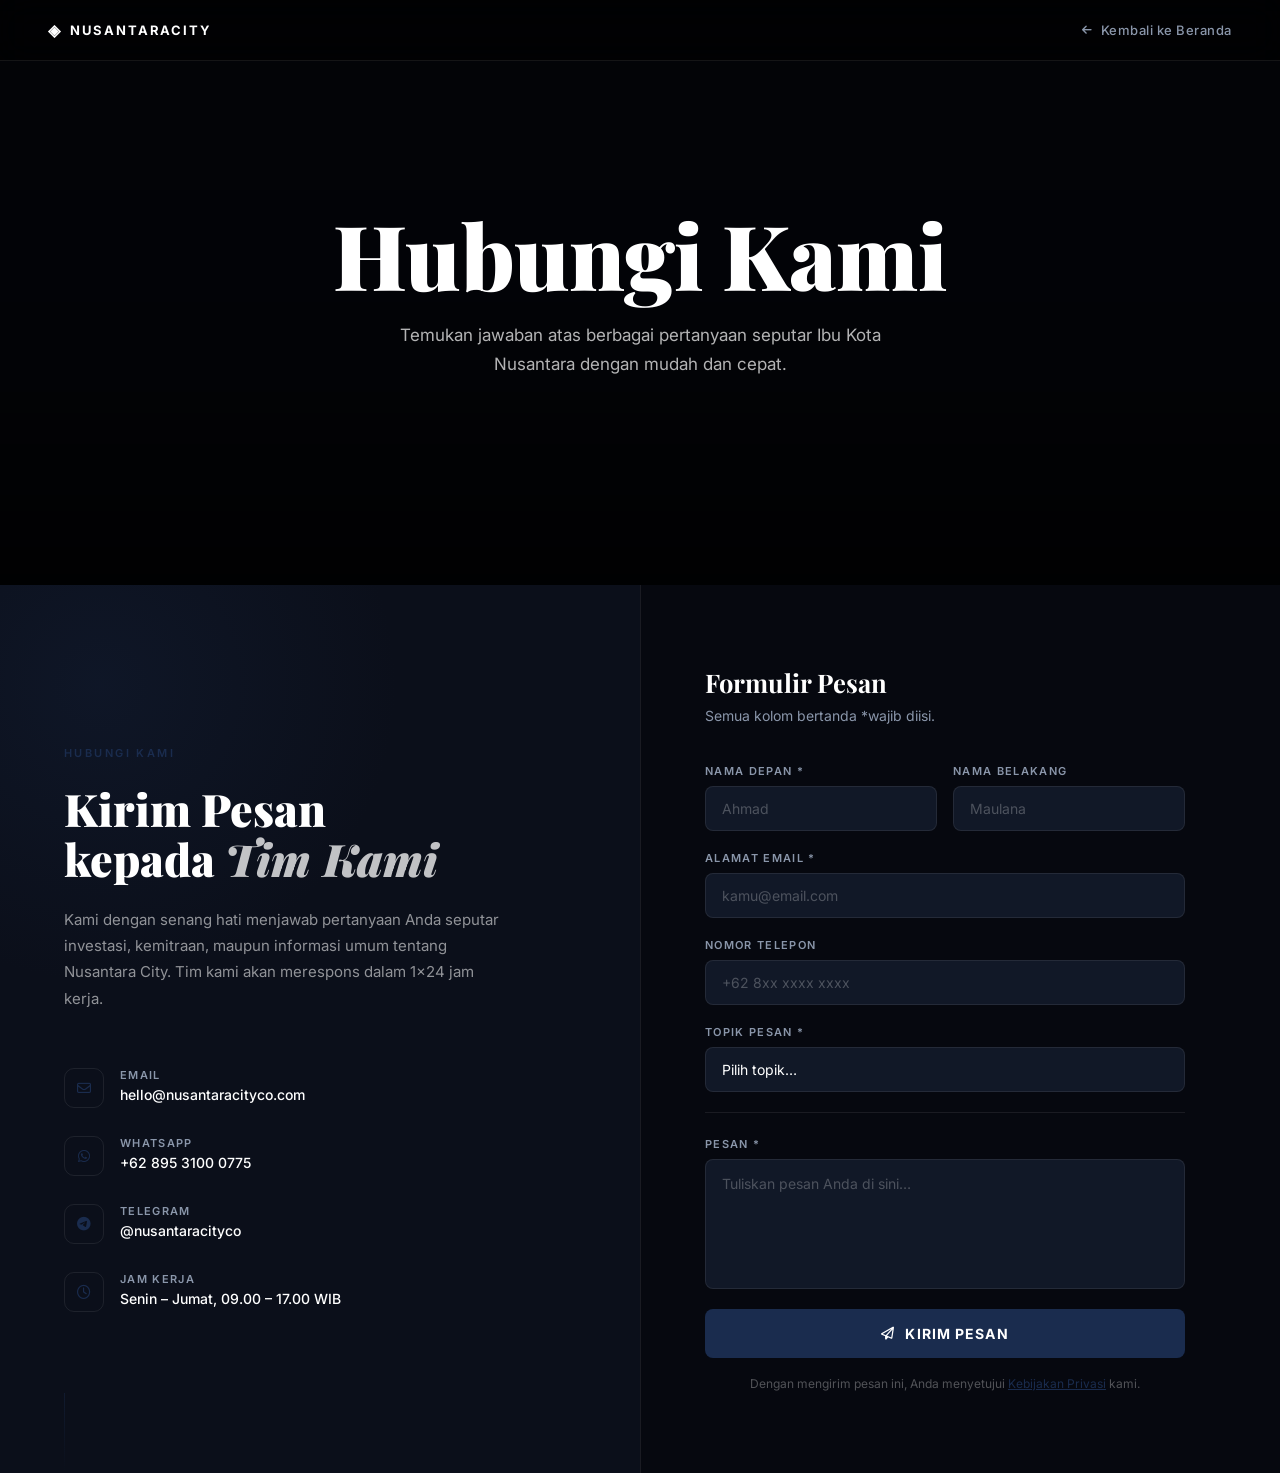
<file: contact.html>
<!DOCTYPE html>
<html lang="id">

<head>
    <meta charset="UTF-8" />
    <meta name="viewport" content="width=device-width, initial-scale=1.0" />
    <title>Hubungi Kami — Nusantara City</title>
    <link rel="preconnect" href="https://fonts.googleapis.com" />
    <link rel="preconnect" href="https://fonts.gstatic.com" crossorigin />
    <link
        href="https://fonts.googleapis.com/css2?family=Inter:wght@300;400;500;600;700&family=Playfair+Display:ital,wght@0,700;0,900;1,700&display=swap"
        rel="stylesheet" />
    <link rel="stylesheet" href="https://cdnjs.cloudflare.com/ajax/libs/font-awesome/6.5.1/css/all.min.css" />
    <style>
        *,
        *::before,
        *::after {
            box-sizing: border-box;
            margin: 0;
            padding: 0;
        }

        :root {
            --dark: #06080f;
            --dark-2: #0b0f1a;
            --mid: #111827;
            --border: rgba(255, 255, 255, 0.08);
            --white: #fff;
            --gray: #8a96aa;
            --gold: #1a2c4e;
            --gold-lt: #243d6a;
            --font-body: 'Inter', sans-serif;
            --font-display: 'Playfair Display', serif;
            --ease-out: cubic-bezier(0.22, 1, 0.36, 1);
        }

        html {
            scroll-behavior: smooth;
        }

        body {
            background: var(--dark);
            color: var(--white);
            font-family: var(--font-body);
            min-height: 100vh;
            overflow-x: hidden;
            -webkit-font-smoothing: antialiased;
        }

        a {
            text-decoration: none;
            color: inherit;
        }

        /* ── NAVBAR ── */
        .navbar {
            position: fixed;
            top: 0;
            left: 0;
            right: 0;
            z-index: 100;
            padding: 20px 48px;
            display: flex;
            align-items: center;
            justify-content: space-between;
            background: rgba(0, 0, 0, 0.6);
            backdrop-filter: blur(16px);
            border-bottom: 1px solid var(--border);
        }

        .nav-logo {
            display: flex;
            align-items: center;
            gap: 8px;
            font-size: 13px;
            font-weight: 700;
            letter-spacing: 0.14em;
        }

        .logo-icon {
            font-size: 16px;
            color: #fff;
        }

        .logo-accent {
            color: #fff;
        }

        .nav-back {
            display: flex;
            align-items: center;
            gap: 8px;
            font-size: 13px;
            font-weight: 500;
            color: var(--gray);
            letter-spacing: 0.04em;
            transition: color 0.2s;
        }

        .nav-back:hover {
            color: var(--white);
        }

        .nav-back i {
            font-size: 11px;
        }

        /* ── PAGE HERO ── */
        .page-hero {
            position: relative;
            height: 65vh;
            min-height: 420px;
            display: flex;
            flex-direction: column;
            align-items: center;
            justify-content: center;
            text-align: center;
            overflow: hidden;
        }

        .page-hero-bg {
            position: absolute;
            inset: -40px;
            background-image: url('https://images.unsplash.com/photo-1497366216548-37526070297c?w=1600&q=80&auto=format&fit=crop');
            background-size: cover;
            background-position: center 40%;
            will-change: transform;
            transition: transform 0.12s cubic-bezier(0.22, 1, 0.36, 1);
        }

        .page-hero-overlay {
            position: absolute;
            inset: 0;
            background: linear-gradient(to bottom,
                    rgba(0, 0, 0, 0.45) 0%,
                    rgba(0, 0, 0, 0.55) 60%,
                    rgba(0, 0, 0, 0.85) 100%);
        }

        .page-hero-content {
            position: relative;
            z-index: 2;
            padding: 0 24px;
        }

        .page-hero-title {
            font-family: var(--font-display);
            font-size: clamp(3rem, 7vw, 6rem);
            font-weight: 900;
            line-height: 1.05;
            letter-spacing: -0.01em;
            color: var(--white);
            margin-bottom: 20px;
        }

        .page-hero-sub {
            font-size: clamp(14px, 1.8vw, 17px);
            color: rgba(255, 255, 255, 0.7);
            max-width: 560px;
            margin: 0 auto;
            line-height: 1.7;
        }

        /* ── CONTACT BODY ── */
        .contact-hero {
            display: grid;
            grid-template-columns: 1fr 1fr;
            position: relative;
        }

        /* Left panel — info */
        .contact-left {
            background: var(--dark-2);
            padding: 80px 64px 80px;
            display: flex;
            flex-direction: column;
            justify-content: center;
            position: relative;
            overflow: hidden;
        }

        .contact-left::before {
            content: '';
            position: absolute;
            top: -200px;
            left: -200px;
            width: 600px;
            height: 600px;
            background: radial-gradient(circle, rgba(26, 44, 78, 0.25) 0%, transparent 70%);
            pointer-events: none;
        }

        .contact-left-inner {
            position: relative;
            z-index: 1;
            max-width: 440px;
        }

        .cl-eyebrow {
            font-size: 11px;
            font-weight: 600;
            letter-spacing: 0.22em;
            text-transform: uppercase;
            color: var(--gold);
            margin-bottom: 24px;
            display: block;
        }

        .cl-title {
            font-family: var(--font-display);
            font-size: clamp(2.4rem, 3.5vw, 3.8rem);
            font-weight: 900;
            line-height: 1.1;
            margin-bottom: 24px;
        }

        .cl-title em {
            font-style: italic;
            color: rgba(255, 255, 255, 0.75);
        }

        .cl-desc {
            font-size: 15px;
            color: rgba(255, 255, 255, 0.55);
            line-height: 1.75;
            margin-bottom: 56px;
        }

        .cl-info-list {
            display: flex;
            flex-direction: column;
            gap: 28px;
        }

        .cl-info-item {
            display: flex;
            align-items: flex-start;
            gap: 16px;
        }

        .cl-info-icon {
            width: 40px;
            height: 40px;
            border: 1px solid var(--border);
            border-radius: 10px;
            display: flex;
            align-items: center;
            justify-content: center;
            flex-shrink: 0;
            color: var(--gold);
            font-size: 14px;
        }

        .cl-info-text {
            display: flex;
            flex-direction: column;
            gap: 4px;
        }

        .cl-info-label {
            font-size: 11px;
            font-weight: 600;
            letter-spacing: 0.12em;
            text-transform: uppercase;
            color: var(--gray);
        }

        .cl-info-value {
            font-size: 14px;
            color: var(--white);
            font-weight: 500;
        }

        /* Right panel — form */
        .contact-right {
            background: var(--dark);
            padding: 80px 64px 80px;
            display: flex;
            flex-direction: column;
            justify-content: center;
            border-left: 1px solid var(--border);
        }

        .contact-right-inner {
            max-width: 480px;
        }

        .form-heading {
            font-family: var(--font-display);
            font-size: 1.6rem;
            font-weight: 700;
            margin-bottom: 8px;
        }

        .form-sub {
            font-size: 14px;
            color: var(--gray);
            margin-bottom: 40px;
        }

        .form-row {
            display: grid;
            grid-template-columns: 1fr 1fr;
            gap: 16px;
        }

        .form-group {
            display: flex;
            flex-direction: column;
            gap: 8px;
            margin-bottom: 20px;
        }

        .form-group.full {
            grid-column: 1 / -1;
        }

        label {
            font-size: 11px;
            font-weight: 600;
            letter-spacing: 0.12em;
            text-transform: uppercase;
            color: var(--gray);
        }

        input,
        select,
        textarea {
            background: var(--mid);
            border: 1px solid var(--border);
            border-radius: 8px;
            padding: 13px 16px;
            font-family: var(--font-body);
            font-size: 14px;
            color: var(--white);
            outline: none;
            transition: border-color 0.2s, background 0.2s;
            width: 100%;
        }

        input::placeholder,
        textarea::placeholder {
            color: rgba(255, 255, 255, 0.25);
        }

        input:focus,
        select:focus,
        textarea:focus {
            border-color: rgba(255, 255, 255, 0.3);
            background: #0f1829;
        }

        select {
            appearance: none;
            cursor: pointer;
        }

        select option {
            background: #0b0f1a;
        }

        textarea {
            resize: none;
            height: 130px;
            line-height: 1.6;
        }

        .form-divider {
            height: 1px;
            background: var(--border);
            margin: 8px 0 24px;
        }

        .btn-submit {
            width: 100%;
            padding: 16px;
            background: #1a2c4e;
            color: #fff;
            font-family: var(--font-body);
            font-size: 14px;
            font-weight: 700;
            letter-spacing: 0.08em;
            text-transform: uppercase;
            border: none;
            border-radius: 8px;
            cursor: pointer;
            transition: background 0.25s, transform 0.2s;
            display: flex;
            align-items: center;
            justify-content: center;
            gap: 10px;
        }

        .btn-submit:hover {
            background: #243d6a;
            transform: translateY(-2px);
        }

        .btn-submit:active {
            transform: translateY(0);
        }

        .btn-submit i {
            font-size: 13px;
        }

        .form-note {
            font-size: 12px;
            color: rgba(255, 255, 255, 0.3);
            text-align: center;
            margin-top: 16px;
            line-height: 1.6;
        }

        .form-note a {
            color: var(--gold);
            text-decoration: underline;
        }

        /* ── SUCCESS STATE ── */
        .success-overlay {
            display: none;
            flex-direction: column;
            align-items: center;
            justify-content: center;
            text-align: center;
            gap: 20px;
            padding: 40px 0;
        }

        .success-overlay.show {
            display: flex;
        }

        .success-icon {
            width: 64px;
            height: 64px;
            border: 2px solid var(--gold);
            border-radius: 50%;
            display: flex;
            align-items: center;
            justify-content: center;
            font-size: 24px;
            color: var(--gold);
        }

        .success-title {
            font-family: var(--font-display);
            font-size: 1.8rem;
            font-weight: 700;
        }

        .success-desc {
            font-size: 14px;
            color: var(--gray);
            max-width: 320px;
            line-height: 1.7;
        }

        .success-back {
            margin-top: 8px;
            padding: 12px 32px;
            border: 1px solid var(--border);
            border-radius: 6px;
            font-size: 13px;
            font-weight: 600;
            letter-spacing: 0.06em;
            color: var(--white);
            transition: border-color 0.2s, background 0.2s;
        }

        .success-back:hover {
            border-color: rgba(255, 255, 255, 0.3);
            background: rgba(255, 255, 255, 0.05);
        }

        /* ── DECORATIVE LINE ── */
        .deco-line {
            position: absolute;
            bottom: 0;
            left: 64px;
            width: 1px;
            height: 80px;
            background: linear-gradient(to bottom, var(--gold), transparent);
            opacity: 0.4;
        }

        /* ── RESPONSIVE ── */
        @media (max-width: 900px) {
            .contact-hero {
                grid-template-columns: 1fr;
            }

            .contact-left {
                padding: 60px 32px 60px;
                min-height: auto;
            }

            .contact-left::before {
                display: none;
            }

            .contact-right {
                padding: 48px 32px 64px;
                border-left: none;
                border-top: 1px solid var(--border);
            }

            .contact-right-inner {
                max-width: 100%;
            }

            .navbar {
                padding: 18px 24px;
            }

            .deco-line {
                left: 32px;
            }
        }

        @media (max-width: 520px) {
            .form-row {
                grid-template-columns: 1fr;
            }

            .cl-title {
                font-size: 2rem;
            }
        }
    </style>
</head>

<body>

    <!-- NAVBAR -->
    <nav class="navbar">
        <a href="jakarta.html" class="nav-logo">
            <span class="logo-icon">◈</span>
            <span>NUSANTARA<span class="logo-accent">CITY</span></span>
        </a>
        <a href="jakarta.html" class="nav-back">
            <i class="fa-solid fa-arrow-left"></i>
            Kembali ke Beranda
        </a>
    </nav>

    <!-- PAGE HERO -->
    <section class="page-hero">
        <div class="page-hero-bg"></div>
        <div class="page-hero-overlay"></div>
        <div class="page-hero-content">
            <h1 class="page-hero-title">Hubungi Kami</h1>
            <p class="page-hero-sub">Temukan jawaban atas berbagai pertanyaan seputar Ibu Kota Nusantara dengan mudah
                dan cepat.</p>
        </div>
    </section>

    <!-- MAIN -->
    <main class="contact-hero">

        <!-- LEFT — Info -->
        <div class="contact-left">
            <div class="contact-left-inner">
                <span class="cl-eyebrow">Hubungi Kami</span>
                <h1 class="cl-title">Kirim Pesan<br />kepada <em>Tim Kami</em></h1>
                <p class="cl-desc">
                    Kami dengan senang hati menjawab pertanyaan Anda seputar investasi,
                    kemitraan, maupun informasi umum tentang Nusantara City.
                    Tim kami akan merespons dalam 1×24 jam kerja.
                </p>

                <div class="cl-info-list">
                    <div class="cl-info-item">
                        <div class="cl-info-icon"><i class="fa-regular fa-envelope"></i></div>
                        <div class="cl-info-text">
                            <span class="cl-info-label">Email</span>
                            <span class="cl-info-value">hello@nusantaracityco.com</span>
                        </div>
                    </div>
                    <div class="cl-info-item">
                        <div class="cl-info-icon"><i class="fa-brands fa-whatsapp"></i></div>
                        <div class="cl-info-text">
                            <span class="cl-info-label">WhatsApp</span>
                            <span class="cl-info-value">+62 895 3100 0775</span>
                        </div>
                    </div>
                    <div class="cl-info-item">
                        <div class="cl-info-icon"><i class="fa-brands fa-telegram"></i></div>
                        <div class="cl-info-text">
                            <span class="cl-info-label">Telegram</span>
                            <span class="cl-info-value">@nusantaracityco</span>
                        </div>
                    </div>
                    <div class="cl-info-item">
                        <div class="cl-info-icon"><i class="fa-regular fa-clock"></i></div>
                        <div class="cl-info-text">
                            <span class="cl-info-label">Jam Kerja</span>
                            <span class="cl-info-value">Senin – Jumat, 09.00 – 17.00 WIB</span>
                        </div>
                    </div>
                </div>
            </div>
            <div class="deco-line"></div>
        </div>

        <!-- RIGHT — Form -->
        <div class="contact-right">
            <div class="contact-right-inner">

                <!-- Form -->
                <div id="formWrap">
                    <h2 class="form-heading">Formulir Pesan</h2>
                    <p class="form-sub">Semua kolom bertanda *wajib diisi.</p>

                    <form id="contactForm" novalidate>
                        <div class="form-row">
                            <div class="form-group">
                                <label for="firstName">Nama Depan *</label>
                                <input id="firstName" type="text" placeholder="Ahmad" required />
                            </div>
                            <div class="form-group">
                                <label for="lastName">Nama Belakang</label>
                                <input id="lastName" type="text" placeholder="Maulana" />
                            </div>
                        </div>

                        <div class="form-group">
                            <label for="email">Alamat Email *</label>
                            <input id="email" type="email" placeholder="kamu@email.com" required />
                        </div>

                        <div class="form-group">
                            <label for="phone">Nomor Telepon</label>
                            <input id="phone" type="tel" placeholder="+62 8xx xxxx xxxx" />
                        </div>

                        <div class="form-group">
                            <label for="subject">Topik Pesan *</label>
                            <select id="subject" required>
                                <option value="" disabled selected>Pilih topik…</option>
                                <option value="investasi">Peluang Investasi</option>
                                <option value="kemitraan">Kemitraan Bisnis</option>
                                <option value="properti">Informasi Properti</option>
                                <option value="media">Media & Press</option>
                                <option value="karir">Karir</option>
                                <option value="lainnya">Lainnya</option>
                            </select>
                        </div>

                        <div class="form-divider"></div>

                        <div class="form-group">
                            <label for="message">Pesan *</label>
                            <textarea id="message" placeholder="Tuliskan pesan Anda di sini…" required></textarea>
                        </div>

                        <button type="submit" class="btn-submit">
                            <i class="fa-regular fa-paper-plane"></i>
                            Kirim Pesan
                        </button>
                        <p class="form-note">
                            Dengan mengirim pesan ini, Anda menyetujui
                            <a href="#">Kebijakan Privasi</a> kami.
                        </p>
                    </form>
                </div>

                <!-- Success state -->
                <div class="success-overlay" id="successOverlay">
                    <div class="success-icon"><i class="fa-solid fa-check"></i></div>
                    <h2 class="success-title">Pesan Terkirim!</h2>
                    <p class="success-desc">
                        Terima kasih telah menghubungi kami. Tim Nusantara City
                        akan segera merespons pesan Anda dalam 1×24 jam kerja.
                    </p>
                    <a href="jakarta.html" class="success-back">← Kembali ke Beranda</a>
                </div>

            </div>
        </div>

    </main>

    <script>
        // ── PARALLAX MOUSE EFFECT ──
        const heroBg = document.querySelector('.page-hero-bg');
        const hero = document.querySelector('.page-hero');

        hero.addEventListener('mousemove', (e) => {
            const rect = hero.getBoundingClientRect();
            const cx = rect.left + rect.width / 2;
            const cy = rect.top + rect.height / 2;
            const dx = (e.clientX - cx) / rect.width;   // -0.5 ~ 0.5
            const dy = (e.clientY - cy) / rect.height;  // -0.5 ~ 0.5
            const strength = 24; // px — makin besar makin dramatis
            heroBg.style.transform = `translate(${dx * -strength}px, ${dy * -strength}px) scale(1.05)`;
        });

        hero.addEventListener('mouseleave', () => {
            heroBg.style.transform = 'translate(0, 0) scale(1.05)';
        });

        // ── FORM VALIDATION ──
        document.getElementById('contactForm').addEventListener('submit', function (e) {
            e.preventDefault();

            const firstName = document.getElementById('firstName').value.trim();
            const email = document.getElementById('email').value.trim();
            const subject = document.getElementById('subject').value;
            const message = document.getElementById('message').value.trim();

            if (!firstName || !email || !subject || !message) {
                // Highlight empty required fields
                [{ id: 'firstName', val: firstName }, { id: 'email', val: email },
                { id: 'subject', val: subject }, { id: 'message', val: message }]
                    .forEach(({ id, val }) => {
                        const el = document.getElementById(id);
                        el.style.borderColor = val ? '' : '#e05252';
                        el.addEventListener('input', () => { el.style.borderColor = ''; }, { once: true });
                    });
                return;
            }

            // Show success
            document.getElementById('formWrap').style.display = 'none';
            document.getElementById('successOverlay').classList.add('show');
        });
    </script>

</body>

</html>
</file>
